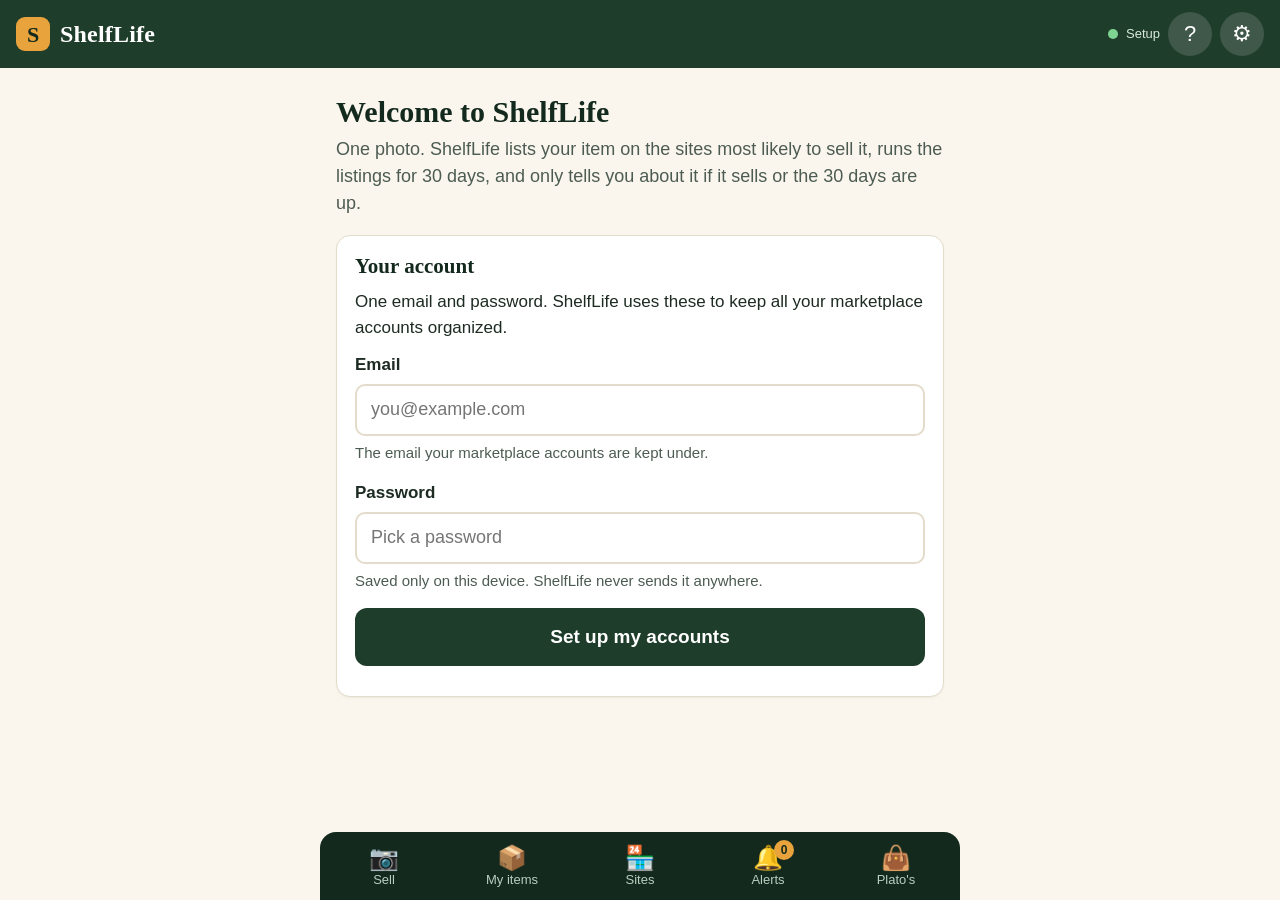
<file: index.html>
<!DOCTYPE html>
<html lang="en">
<head>
<meta charset="utf-8">
<meta name="viewport" content="width=device-width, initial-scale=1, viewport-fit=cover">
<meta name="description" content="ShelfLife: one photo, listed everywhere for 30 days.">
<title>ShelfLife</title>
<link rel="stylesheet" href="styles.css">
</head>
<body>
<header class="topbar">
  <div class="brand">
    <span class="brand-mark" aria-hidden="true">S</span>
    <span class="brand-name">ShelfLife</span>
  </div>
  <div class="topbar-actions">
    <span class="status-dot" id="statusDot" aria-hidden="true"></span>
    <span class="status-text" id="statusText">Ready</span>
    <button class="icon-btn" id="howtoBtn" type="button" aria-label="How to use ShelfLife">?</button>
    <button class="icon-btn" id="settingsBtn" type="button" aria-label="Settings">&#9881;</button>
  </div>
</header>

<main id="main">
  <!-- First-run setup -->
  <section class="screen" id="screen-setup" hidden>
    <h1>Welcome to ShelfLife</h1>
    <p class="lede">One photo. ShelfLife lists your item on the sites most likely to sell it, runs the listings for 30 days, and only tells you about it if it sells or the 30 days are up.</p>
    <div class="card">
      <h2>Your account</h2>
      <p class="hint">One email and password. ShelfLife uses these to keep all your marketplace accounts organized.</p>
      <label class="field">
        <span class="field-label">Email</span>
        <input id="setupEmail" type="email" autocomplete="email" placeholder="you@example.com">
        <span class="field-help">The email your marketplace accounts are kept under.</span>
      </label>
      <label class="field">
        <span class="field-label">Password</span>
        <input id="setupPassword" type="password" autocomplete="new-password" placeholder="Pick a password">
        <span class="field-help">Saved only on this device. ShelfLife never sends it anywhere.</span>
      </label>
      <button class="btn btn-primary btn-big" id="setupGo" type="button">Set up my accounts</button>
      <p class="field-help" id="setupProgress" aria-live="polite"></p>
    </div>
  </section>

  <!-- Home / Sell -->
  <section class="screen" id="screen-home" hidden>
    <h1>What are you selling today?</h1>
    <p class="lede">One photo is all it takes. ShelfLife does the rest.</p>
    <button class="sell-cta" id="sellCta" type="button">
      <span class="sell-cta-icon" aria-hidden="true">&#128247;</span>
      <span class="sell-cta-text">Sell something</span>
      <span class="sell-cta-sub">Tap here, pick one photo</span>
    </button>
    <div class="card">
      <h2>On the shelf</h2>
      <div id="homeSummary"></div>
    </div>
    <div class="card">
      <h2>How it works</h2>
      <ol class="steps-list">
        <li>You pick one photo of the item.</li>
        <li>ShelfLife makes a magazine style photo of it and suggests a price.</li>
        <li>ShelfLife creates the listings on the best sites. The 30 days start when the first one goes live.</li>
        <li>You only hear about it if it sells, or when the 30 days are up.</li>
        <li>Anything unsold goes on your Plato's Closet list.</li>
      </ol>
    </div>
  </section>

  <!-- Add item flow -->
  <section class="screen" id="screen-add" hidden>
    <div id="addFlow"></div>
  </section>

  <!-- My items -->
  <section class="screen" id="screen-items" hidden>
    <h1>My items</h1>
    <p class="lede">Everything you have added, with its serial number and how long is left.</p>
    <div id="itemsList"></div>
  </section>

  <!-- Sites -->
  <section class="screen" id="screen-sites" hidden>
    <h1>Sites</h1>
    <p class="lede">The 30 marketplaces ShelfLife lists on. Tap one to see what it is good for and how its account is doing.</p>
    <p class="note">ShelfLife keeps your marketplace accounts organized here. Creating a real account still happens on each site the first time you visit it.</p>
    <div id="sitesList"></div>
  </section>

  <!-- Alerts -->
  <section class="screen" id="screen-alerts" hidden>
    <h1>Alerts</h1>
    <p class="lede">You only get told about two things: something sold, or 30 days are up. Nothing else.</p>
    <button class="btn btn-secondary" id="markReadBtn" type="button">Mark all as read</button>
    <div id="alertsList"></div>
  </section>

  <!-- Plato's Closet -->
  <section class="screen" id="screen-platos" hidden>
    <h1>Plato's Closet list</h1>
    <p class="lede">Items that ran their 30 days without selling. Take this list with you.</p>
    <div class="row">
      <button class="btn btn-primary" id="exportCsvBtn" type="button">Download the list</button>
      <button class="btn btn-secondary" id="copyListBtn" type="button">Copy the list</button>
    </div>
    <div id="platosList"></div>
  </section>

  <!-- How to use -->
  <section class="screen" id="screen-howto" hidden>
    <h1>How to use ShelfLife</h1>
    <div class="card">
      <h2>Sell something</h2>
      <ol class="steps-list">
        <li>Tap Sell something on the home screen.</li>
        <li>Pick one photo of the item. ShelfLife only sees the photos you pick.</li>
        <li>Say what it is and what shape it is in.</li>
        <li>Pick a magazine style scene for the photo.</li>
        <li>Check the suggested price. Take it or set your own.</li>
        <li>ShelfLife ticks the best sites. Untick any you do not want.</li>
        <li>Tap Create the listings. ShelfLife creates them, and the 30 days start when the first one goes live. Your item gets a serial number like SL-0001.</li>
      </ol>
    </div>
    <div class="card">
      <h2>The 30 days</h2>
      <p>The 30 days start when the first listing goes live, not before. You will not hear from ShelfLife during that time unless the item sells. On day 30 the listings come down and the item moves to your Plato's Closet list.</p>
    </div>
    <div class="card">
      <h2>The price guide</h2>
      <p>ShelfLife suggests a price from a built-in guide for the item type and condition. It is a guide, not live sales data. Tap Check live prices to see what the same item really sold for, then set your price.</p>
    </div>
    <div class="card">
      <h2>Your photos</h2>
      <p>ShelfLife never sees your whole photo library. You pick one photo at a time with your phone's own picker, and that is the only photo the app ever gets. Any photo works, whatever its size or file type. Big photos are shrunk to fit on the device, and a photo the browser cannot open is still kept with the item.</p>
    </div>
    <div class="card">
      <h2>Your account</h2>
      <p>Your email and password are saved only on this device. ShelfLife never sends them anywhere. Your items, photos, and lists live on this device too.</p>
    </div>
    <div class="card">
      <h2>An honest note</h2>
      <p>ShelfLife creates your listings. This copy prepares the complete listing for each site, puts it in line for creation, and tracks its true state: in line, being created, live, needs a check, or could not be created. A listing only counts as live when ShelfLife has its real address on that site. The 30 days start when the first listing goes live. Creation runs through the live ShelfLife system.</p>
    </div>
  </section>

  <!-- Settings -->
  <section class="screen" id="screen-settings" hidden>
    <h1>Settings</h1>
    <div class="card">
      <h2>My account</h2>
      <div id="settingsAccount"></div>
    </div>
    <div class="card">
      <h2>Storage</h2>
      <div id="settingsStorage"></div>
    </div>
    <div class="card">
      <h2>Start over</h2>
      <p>Erase everything ShelfLife has saved on this device: your account, items, photos, listings, and alerts. This cannot be undone.</p>
      <button class="btn btn-danger" id="wipeBtn" type="button">Erase everything</button>
    </div>
  </section>
</main>

<nav class="tabbar" aria-label="Main">
  <button class="tab" data-screen="home" type="button"><span class="tab-icon" aria-hidden="true">&#128247;</span><span>Sell</span></button>
  <button class="tab" data-screen="items" type="button"><span class="tab-icon" aria-hidden="true">&#128230;</span><span>My items</span></button>
  <button class="tab" data-screen="sites" type="button"><span class="tab-icon" aria-hidden="true">&#127978;</span><span>Sites</span></button>
  <button class="tab" data-screen="alerts" type="button"><span class="tab-icon" aria-hidden="true">&#128276;</span><span>Alerts</span><span class="tab-badge" id="alertBadge" hidden>0</span></button>
  <button class="tab" data-screen="platos" type="button"><span class="tab-icon" aria-hidden="true">&#128092;</span><span>Plato's</span></button>
</nav>

<input type="file" id="photoInput" accept="image/*" hidden>

<div class="toast" id="toast" role="status" aria-live="polite" hidden></div>

<div class="dialog-backdrop" id="dialogBackdrop" hidden>
  <div class="dialog" role="dialog" aria-modal="true" aria-labelledby="dialogTitle">
    <h2 id="dialogTitle"></h2>
    <p id="dialogText"></p>
    <div class="dialog-actions">
      <button class="btn btn-secondary" id="dialogNo" type="button">No, keep it</button>
      <button class="btn btn-danger" id="dialogYes" type="button">Yes, do it</button>
    </div>
  </div>
</div>

<script src="app.js"></script>
</body>
</html>
</file>
<file: styles.css>
/* ShelfLife - warm shelf and magazine identity.
   Cream paper, deep shelf green, amber accent. Big tap targets,
   plain words, one action per screen. Cheap motion only:
   transform and opacity, no layout thrash. */

:root {
  --paper: #faf6ee;
  --card: #ffffff;
  --ink: #1d2b22;
  --ink-soft: #4d5c52;
  --green: #1f3d2b;
  --green-deep: #14291d;
  --amber: #e8a33d;
  --amber-soft: #f7e3bd;
  --line: #e3dccb;
  --danger: #a63a2e;
  --ok: #2e7d4f;
  --radius: 14px;
}

* { box-sizing: border-box; }

html, body {
  margin: 0;
  padding: 0;
}

body {
  background: var(--paper);
  color: var(--ink);
  font-family: -apple-system, "Segoe UI", Roboto, Helvetica, Arial, sans-serif;
  font-size: 17px;
  line-height: 1.5;
  padding-bottom: 92px;
}

h1, h2 {
  font-family: Georgia, "Times New Roman", serif;
  color: var(--green-deep);
  line-height: 1.2;
}

h1 { font-size: 30px; margin: 8px 0 6px; }
h2 { font-size: 21px; margin: 0 0 10px; }

.lede {
  color: var(--ink-soft);
  margin: 0 0 18px;
  font-size: 18px;
}

p { margin: 0 0 12px; }

/* Top bar */
.topbar {
  position: sticky;
  top: 0;
  z-index: 20;
  display: flex;
  align-items: center;
  justify-content: space-between;
  gap: 8px;
  background: var(--green);
  color: #fff;
  padding: 12px 16px;
}

.brand { display: flex; align-items: center; gap: 10px; }

.brand-mark {
  display: inline-flex;
  align-items: center;
  justify-content: center;
  width: 34px;
  height: 34px;
  border-radius: 9px;
  background: var(--amber);
  color: var(--green-deep);
  font-family: Georgia, serif;
  font-weight: bold;
  font-size: 22px;
}

.brand-name {
  font-family: Georgia, serif;
  font-size: 24px;
  font-weight: bold;
  letter-spacing: 0.2px;
}

.topbar-actions {
  display: flex;
  align-items: center;
  gap: 8px;
}

.status-dot {
  width: 10px;
  height: 10px;
  border-radius: 50%;
  background: #7ed491;
  flex: none;
}

.status-dot.busy { background: var(--amber); }

.status-text {
  font-size: 13px;
  color: #d9e8dd;
  max-width: 92px;
  overflow: hidden;
  text-overflow: ellipsis;
  white-space: nowrap;
}

.icon-btn {
  width: 44px;
  height: 44px;
  border: none;
  border-radius: 50%;
  background: rgba(255, 255, 255, 0.14);
  color: #fff;
  font-size: 22px;
  line-height: 1;
  cursor: pointer;
}

.icon-btn:active { background: rgba(255, 255, 255, 0.28); }

/* Screens */
main {
  max-width: 640px;
  margin: 0 auto;
  padding: 18px 16px 24px;
}

.screen[hidden] { display: none; }

.card {
  background: var(--card);
  border: 1px solid var(--line);
  border-radius: var(--radius);
  padding: 18px;
  margin-bottom: 16px;
  box-shadow: 0 1px 2px rgba(29, 43, 34, 0.06);
}

.note {
  background: var(--amber-soft);
  border-radius: 10px;
  padding: 12px 14px;
  font-size: 15px;
  margin-bottom: 16px;
}

/* Buttons */
.btn {
  display: inline-flex;
  align-items: center;
  justify-content: center;
  min-height: 52px;
  padding: 12px 20px;
  border: none;
  border-radius: 12px;
  font-size: 18px;
  font-weight: 600;
  cursor: pointer;
  text-decoration: none;
}

.btn-primary { background: var(--green); color: #fff; }
.btn-primary:active { background: var(--green-deep); }
.btn-secondary { background: #e9e2d2; color: var(--ink); }
.btn-secondary:active { background: #ddd3ba; }
.btn-danger { background: var(--danger); color: #fff; }
.btn-big { width: 100%; min-height: 58px; font-size: 19px; }
.btn-small { min-height: 44px; padding: 8px 14px; font-size: 16px; }

.btn[disabled] { opacity: 0.5; cursor: default; }

.row {
  display: flex;
  gap: 10px;
  flex-wrap: wrap;
  margin-bottom: 16px;
}

.row .btn { flex: 1 1 auto; }

/* Big sell button */
.sell-cta {
  display: flex;
  flex-direction: column;
  align-items: center;
  gap: 2px;
  width: 100%;
  padding: 26px 16px 22px;
  margin-bottom: 18px;
  border: none;
  border-radius: 20px;
  background: var(--amber);
  color: var(--green-deep);
  cursor: pointer;
  box-shadow: 0 4px 0 #c07f1d;
}

.sell-cta:active { transform: translateY(2px); box-shadow: 0 2px 0 #c07f1d; }
.sell-cta-icon { font-size: 44px; line-height: 1; }
.sell-cta-text { font-family: Georgia, serif; font-size: 26px; font-weight: bold; }
.sell-cta-sub { font-size: 15px; opacity: 0.85; }

/* Fields */
.field { display: block; margin-bottom: 16px; }
.field-label { display: block; font-weight: 700; margin-bottom: 6px; }
.field input[type="email"],
.field input[type="password"],
.field input[type="text"],
.field input[type="number"] {
  width: 100%;
  min-height: 52px;
  padding: 12px 14px;
  border: 2px solid var(--line);
  border-radius: 10px;
  font-size: 18px;
  background: #fff;
  color: var(--ink);
}
.field input:focus { outline: 3px solid var(--amber); border-color: var(--amber); }
.field-help { display: block; margin-top: 6px; color: var(--ink-soft); font-size: 15px; }

/* Choice chips */
.chips { display: flex; flex-wrap: wrap; gap: 10px; margin-bottom: 8px; }
.chip {
  min-height: 48px;
  padding: 10px 16px;
  border: 2px solid var(--line);
  border-radius: 999px;
  background: #fff;
  font-size: 17px;
  cursor: pointer;
}
.chip[aria-pressed="true"] {
  background: var(--green);
  border-color: var(--green);
  color: #fff;
}

/* Steps */
.step-head { font-size: 15px; color: var(--ink-soft); margin-bottom: 4px; }
.steps-list { margin: 0; padding-left: 22px; }
.steps-list li { margin-bottom: 8px; }

/* Photo */
.photo-frame {
  width: 100%;
  max-height: 340px;
  object-fit: contain;
  border-radius: 12px;
  background: #efe9db;
  display: block;
  margin-bottom: 12px;
}

.privacy-line {
  background: #eef4ef;
  border: 1px solid #cfe0d4;
  border-radius: 10px;
  padding: 12px 14px;
  font-size: 16px;
  margin-bottom: 16px;
}

/* Staged scenes */
.scene-pick { display: grid; grid-template-columns: 1fr 1fr; gap: 12px; margin-bottom: 16px; }
.scene-option {
  border: 3px solid transparent;
  border-radius: 12px;
  padding: 0;
  overflow: hidden;
  cursor: pointer;
  background: none;
  text-align: left;
}
.scene-option[aria-pressed="true"] { border-color: var(--amber); }
.scene-thumb { height: 110px; position: relative; overflow: hidden; }
.scene-thumb img {
  position: absolute;
  left: 50%;
  bottom: 12px;
  transform: translateX(-50%);
  max-height: 92px;
  max-width: 80%;
  object-fit: contain;
  filter: drop-shadow(0 6px 8px rgba(0, 0, 0, 0.35));
}
.scene-name {
  display: block;
  padding: 8px 10px;
  font-size: 16px;
  font-weight: 600;
  background: #fff;
  color: var(--ink);
}

.scene-living { background: linear-gradient(#f3e3c2 0 62%, #8a6b48 62% 100%); }
.scene-bedroom { background: linear-gradient(#dfe9ee 0 62%, #7d8b96 62% 100%); }
.scene-studio { background: radial-gradient(circle at 50% 30%, #ffffff, #d8d8d8 75%); }
.scene-model { background: linear-gradient(#e9d8e2 0 62%, #6d5a68 62% 100%); }
.scene-desk { background: linear-gradient(#e7e0cd 0 62%, #5d4a33 62% 100%); }
.scene-outdoors { background: linear-gradient(#bcd9e8 0 55%, #7fae6d 55% 100%); }

.staged-preview {
  position: relative;
  border-radius: 12px;
  overflow: hidden;
  margin-bottom: 12px;
  min-height: 320px;
}
.staged-preview .scene-stage {
  position: absolute;
  inset: 0;
}
.staged-preview .staged-img {
  position: absolute;
  left: 50%;
  top: 46%;
  transform: translate(-50%, -50%);
  max-height: 72%;
  max-width: 82%;
  object-fit: contain;
  filter: drop-shadow(0 10px 14px rgba(0, 0, 0, 0.4));
}
.staged-masthead {
  position: absolute;
  top: 0;
  left: 0;
  right: 0;
  padding: 12px 16px;
  font-family: Georgia, serif;
  font-weight: bold;
  font-size: 22px;
  letter-spacing: 2px;
  color: #fff;
  text-shadow: 0 1px 4px rgba(0, 0, 0, 0.5);
}
.staged-caption {
  position: absolute;
  left: 0;
  right: 0;
  bottom: 0;
  padding: 12px 16px;
  background: rgba(20, 41, 29, 0.88);
  color: #fff;
}
.staged-caption .cap-name { font-family: Georgia, serif; font-size: 19px; font-weight: bold; }
.staged-caption .cap-meta { font-size: 14px; opacity: 0.9; }

/* Items */
.item-card { display: flex; gap: 14px; align-items: flex-start; }
.item-thumb {
  width: 84px;
  height: 84px;
  object-fit: cover;
  border-radius: 10px;
  background: #efe9db;
  flex: none;
}
.item-thumb-placeholder {
  width: 84px;
  height: 84px;
  border-radius: 10px;
  background: #efe9db;
  display: flex;
  align-items: center;
  justify-content: center;
  font-size: 34px;
  flex: none;
}
/* A saved photo the browser cannot draw: shown as the plain box
   placeholder, never a broken image icon. Keeps the classes of the
   image it replaces, so it sits in the same spot. */
.photo-missing {
  display: flex;
  align-items: center;
  justify-content: center;
  background: #efe9db;
  font-size: 34px;
}
.scene-thumb .photo-missing {
  position: absolute;
  left: 50%;
  bottom: 12px;
  transform: translateX(-50%);
  width: 80px;
  height: 80px;
  border-radius: 10px;
}
.item-body { flex: 1; min-width: 0; }
.item-name { font-weight: 700; font-size: 18px; }
.item-serial { color: var(--ink-soft); font-size: 14px; }
.item-meta { font-size: 15px; color: var(--ink-soft); margin: 4px 0; }

.pill {
  display: inline-block;
  padding: 4px 10px;
  border-radius: 999px;
  font-size: 14px;
  font-weight: 700;
}
.pill-live { background: #dff0e4; color: var(--ok); }
.pill-sold { background: var(--amber-soft); color: #7a5410; }
.pill-ended { background: #eee9db; color: var(--ink-soft); }
.pill-attention { background: #f8e3df; color: var(--danger); }

.days-left { font-weight: 700; }
.days-low { color: var(--danger); }

.site-tags { display: flex; flex-wrap: wrap; gap: 6px; margin: 8px 0; }
.site-tag {
  font-size: 13px;
  background: #f0ebdd;
  border-radius: 999px;
  padding: 3px 9px;
}
.site-tag.closed { opacity: 0.55; text-decoration: line-through; }

.empty {
  text-align: center;
  color: var(--ink-soft);
  padding: 28px 12px;
}

/* Sites */
.site-row { border-bottom: 1px solid var(--line); padding: 14px 0; }
.site-row:last-child { border-bottom: none; }
.site-top { display: flex; align-items: center; justify-content: space-between; gap: 10px; }
.site-name { font-weight: 700; font-size: 18px; }
.site-best { font-size: 15px; color: var(--ink-soft); margin: 4px 0; }
.site-detail { font-size: 15px; margin: 4px 0 8px; }

.check-row { display: flex; align-items: center; gap: 12px; padding: 12px 0; border-bottom: 1px solid var(--line); }
.check-row:last-child { border-bottom: none; }
.check-row input[type="checkbox"] {
  width: 28px;
  height: 28px;
  flex: none;
  accent-color: var(--green);
}
.check-row label { flex: 1; cursor: pointer; }
.check-why { font-size: 14px; color: var(--ink-soft); }

/* Alerts */
.alert-card { border-left: 6px solid var(--amber); }
.alert-card.unread { background: #fffaf0; }
.alert-when { font-size: 14px; color: var(--ink-soft); }

/* Tab bar */
.tabbar {
  position: fixed;
  left: 0;
  right: 0;
  bottom: 0;
  z-index: 20;
  display: flex;
  background: var(--green-deep);
  padding-bottom: env(safe-area-inset-bottom);
}

.tab {
  flex: 1;
  min-height: 68px;
  border: none;
  background: none;
  color: #b9cec0;
  font-size: 13px;
  display: flex;
  flex-direction: column;
  align-items: center;
  justify-content: center;
  gap: 2px;
  cursor: pointer;
  position: relative;
}

.tab-icon { font-size: 24px; line-height: 1; }
.tab[aria-current="page"] { color: var(--amber); }

.tab-badge {
  position: absolute;
  top: 8px;
  right: calc(50% - 26px);
  min-width: 20px;
  height: 20px;
  padding: 0 5px;
  border-radius: 999px;
  background: var(--amber);
  color: var(--green-deep);
  font-size: 12px;
  font-weight: 700;
  display: inline-flex;
  align-items: center;
  justify-content: center;
}

/* Toast */
.toast {
  position: fixed;
  left: 16px;
  right: 16px;
  bottom: 88px;
  z-index: 40;
  background: var(--green-deep);
  color: #fff;
  border-radius: 12px;
  padding: 14px 16px;
  font-size: 16px;
  text-align: center;
  box-shadow: 0 6px 20px rgba(0, 0, 0, 0.3);
}

/* Dialog */
.dialog-backdrop {
  position: fixed;
  inset: 0;
  z-index: 50;
  background: rgba(20, 41, 29, 0.6);
  display: flex;
  align-items: center;
  justify-content: center;
  padding: 20px;
}
.dialog-backdrop[hidden] { display: none; }
.dialog {
  background: #fff;
  border-radius: 16px;
  padding: 22px;
  max-width: 420px;
  width: 100%;
}
.dialog-actions { display: flex; gap: 10px; margin-top: 18px; }
.dialog-actions .btn { flex: 1; }

.price-big {
  font-family: Georgia, serif;
  font-size: 38px;
  font-weight: bold;
  color: var(--green-deep);
}

/* Listing creation states (v1.1.0) */
.pill-queued { background: #e3eaf0; color: #33566e; }
.pill-creating { background: #f7e3bd; color: #7a5410; }
.pill-check { background: #f8e3df; color: var(--danger); }
.pill-failed { background: var(--danger); color: #fff; }

.listings { margin: 8px 0; }
.listing-row { border-top: 1px solid var(--line); padding: 12px 0; }
.listing-row:first-child { border-top: none; }
.listing-top { display: flex; align-items: center; justify-content: space-between; gap: 10px; }
.listing-site { font-weight: 700; font-size: 16px; }
.listing-note { font-size: 14px; color: var(--ink-soft); margin: 4px 0 8px; }
.listing-actions { margin-bottom: 0; }

.update-panel {
  background: #f8f4e8;
  border: 1px solid var(--line);
  border-radius: 10px;
  padding: 14px;
  margin-top: 10px;
}
.update-panel h2 { font-size: 18px; }
.update-panel .row { margin-bottom: 8px; }
.update-panel .row:last-child { margin-bottom: 0; }

.link-btn {
  background: none;
  border: none;
  color: var(--green);
  text-decoration: underline;
  font-size: 16px;
  cursor: pointer;
  padding: 8px 0;
}

@media (min-width: 700px) {
  body { padding-bottom: 24px; }
  .tabbar {
    left: 50%;
    right: auto;
    transform: translateX(-50%);
    width: 640px;
    border-radius: 16px 16px 0 0;
  }
}
</file>
